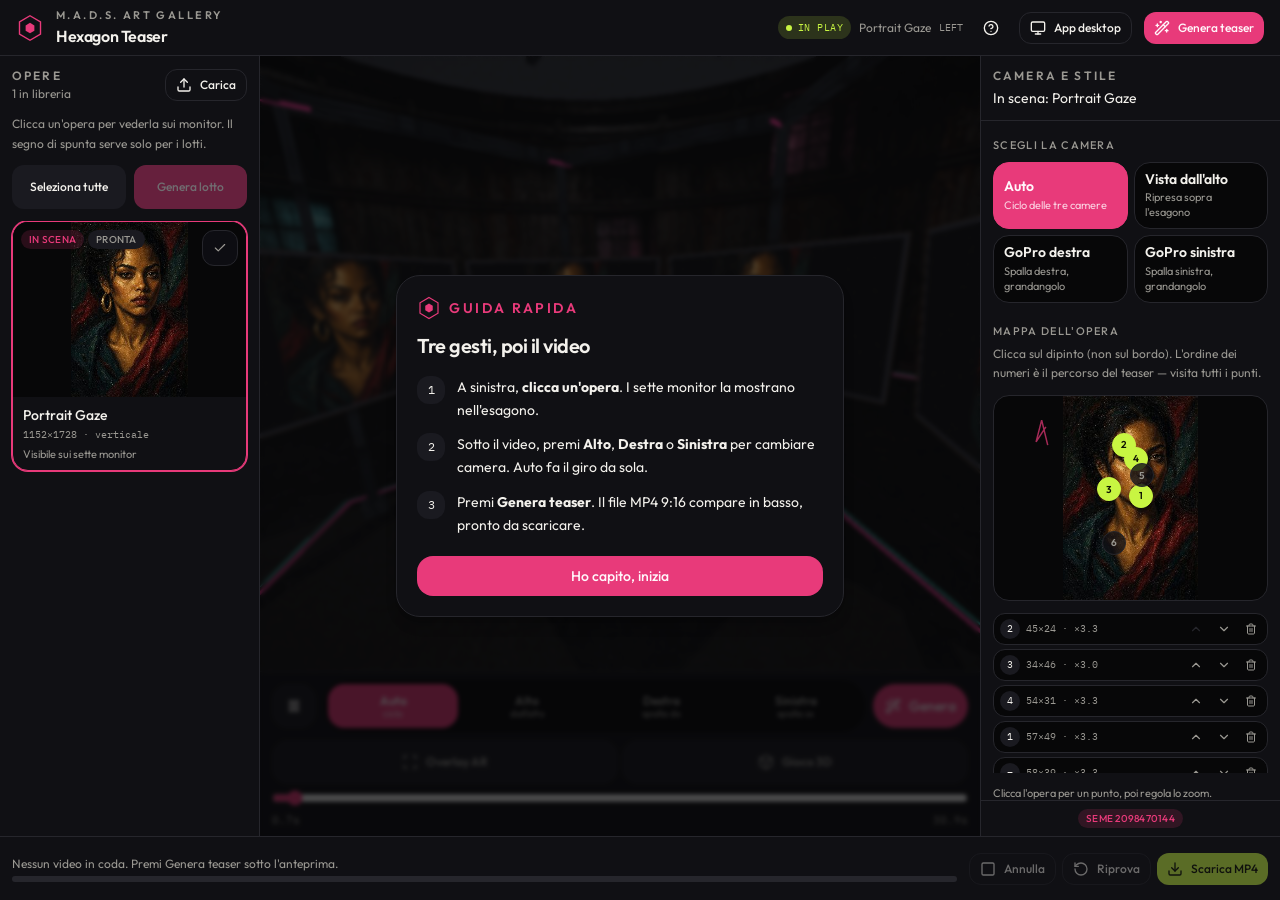
<file: index.html>
<!doctype html>
<html lang="it">
  <head>
    <meta charset="utf-8" />
    <meta name="viewport" content="width=device-width, initial-scale=1, viewport-fit=cover" />
    <title>M.A.D.S. Hexagon Teaser</title>
    <meta name="theme-color" content="#070708" />
    <meta name="mobile-web-app-capable" content="yes" />
    <meta name="apple-mobile-web-app-capable" content="yes" />
    <base href="./" />
    <script>
      (function () {
        var p = location.pathname;
        if (/\.[a-z0-9]+$/i.test(p)) p = p.replace(/\/[^/]+$/, "/");
        else if (p.slice(-1) !== "/") p += "/";
        window.__HEX_BASE__ =
          location.origin +
          p
            .split("/")
            .map(function (s) {
              return encodeURIComponent(s);
            })
            .join("/");
      })();
    </script>
    <link rel="icon" type="image/svg+xml" href="./favicon.svg" />
    <link rel="manifest" href="./manifest.webmanifest" />
    <link rel="preconnect" href="https://fonts.googleapis.com" />
    <link rel="preconnect" href="https://fonts.gstatic.com" crossorigin />
    <link
      rel="stylesheet"
      href="https://fonts.googleapis.com/css2?family=IBM+Plex+Mono:wght@400;500&family=Outfit:wght@200;300;400;500;600;700&display=swap"
    />
    <script type="module" crossorigin src="./assets/index-HSXacHo-.js"></script>
    <link rel="stylesheet" crossorigin href="./assets/index-C_RuzhWZ.css">
  </head>
  <body class="bg-background text-foreground">
    <div id="root"></div>
  </body>
</html>
</file>
<file: assets/index-C_RuzhWZ.css>
/*! tailwindcss v4.3.3 | MIT License | https://tailwindcss.com */
@layer properties{@supports (((-webkit-hyphens:none)) and (not (margin-trim:inline))) or ((-moz-orient:inline) and (not (color:rgb(from red r g b)))){*,:before,:after,::backdrop{--tw-translate-x:0;--tw-translate-y:0;--tw-translate-z:0;--tw-space-y-reverse:0;--tw-border-style:solid;--tw-leading:initial;--tw-font-weight:initial;--tw-tracking:initial;--tw-ordinal:initial;--tw-slashed-zero:initial;--tw-numeric-figure:initial;--tw-numeric-spacing:initial;--tw-numeric-fraction:initial;--tw-shadow:0 0 #0000;--tw-shadow-color:initial;--tw-shadow-alpha:100%;--tw-inset-shadow:0 0 #0000;--tw-inset-shadow-color:initial;--tw-inset-shadow-alpha:100%;--tw-ring-color:initial;--tw-ring-shadow:0 0 #0000;--tw-inset-ring-color:initial;--tw-inset-ring-shadow:0 0 #0000;--tw-ring-inset:initial;--tw-ring-offset-width:0px;--tw-ring-offset-color:#fff;--tw-ring-offset-shadow:0 0 #0000;--tw-outline-style:solid;--tw-blur:initial;--tw-brightness:initial;--tw-contrast:initial;--tw-grayscale:initial;--tw-hue-rotate:initial;--tw-invert:initial;--tw-opacity:initial;--tw-saturate:initial;--tw-sepia:initial;--tw-drop-shadow:initial;--tw-drop-shadow-color:initial;--tw-drop-shadow-alpha:100%;--tw-drop-shadow-size:initial;--tw-backdrop-blur:initial;--tw-backdrop-brightness:initial;--tw-backdrop-contrast:initial;--tw-backdrop-grayscale:initial;--tw-backdrop-hue-rotate:initial;--tw-backdrop-invert:initial;--tw-backdrop-opacity:initial;--tw-backdrop-saturate:initial;--tw-backdrop-sepia:initial;--tw-duration:initial;--tw-ease:initial;--tw-animation-delay:0s;--tw-animation-direction:normal;--tw-animation-duration:initial;--tw-animation-fill-mode:none;--tw-animation-iteration-count:1;--tw-enter-blur:0;--tw-enter-opacity:1;--tw-enter-rotate:0;--tw-enter-scale:1;--tw-enter-translate-x:0;--tw-enter-translate-y:0;--tw-exit-blur:0;--tw-exit-opacity:1;--tw-exit-rotate:0;--tw-exit-scale:1;--tw-exit-translate-x:0;--tw-exit-translate-y:0}}}@layer theme{:root,:host{--font-sans:"Outfit", ui-sans-serif, system-ui, sans-serif;--font-mono:"IBM Plex Mono", ui-monospace, "SF Mono", Menlo, monospace;--color-red-500:oklch(63.7% .237 25.331);--color-zinc-50:oklch(98.5% 0 none);--color-zinc-400:oklch(70.5% .015 286.067);--color-zinc-500:oklch(55.2% .016 285.938);--color-zinc-900:oklch(21% .006 285.885);--color-zinc-950:oklch(14.1% .005 285.823);--color-neutral-100:oklch(97% 0 none);--color-neutral-300:oklch(87% 0 none);--color-neutral-700:oklch(37.1% 0 none);--color-neutral-900:oklch(20.5% 0 none);--color-black:#000;--color-white:#fff;--spacing:.25rem;--container-xs:20rem;--container-sm:24rem;--container-md:28rem;--text-xs:.75rem;--text-xs--line-height:calc(1 / .75);--text-sm:.875rem;--text-sm--line-height:calc(1.25 / .875);--text-base:1rem;--text-base--line-height:calc(1.5 / 1);--text-lg:1.125rem;--text-lg--line-height:calc(1.75 / 1.125);--text-xl:1.25rem;--text-xl--line-height:calc(1.75 / 1.25);--font-weight-medium:500;--font-weight-semibold:600;--tracking-tight:-.025em;--tracking-normal:0em;--tracking-wide:.025em;--tracking-wider:.05em;--leading-tight:1.25;--leading-snug:1.375;--leading-relaxed:1.625;--radius-sm:8px;--radius-md:12px;--radius-lg:16px;--radius-xl:24px;--radius-2xl:1rem;--ease-out:cubic-bezier(0, 0, .2, 1);--blur-sm:8px;--blur-md:12px;--default-transition-duration:.15s;--default-transition-timing-function:cubic-bezier(.4, 0, .2, 1);--default-font-family:var(--font-sans);--default-mono-font-family:var(--font-mono);--font-display:"Outfit", ui-sans-serif, system-ui, sans-serif;--color-background:#070708;--color-foreground:#f3f1ec;--color-card:#101014;--color-primary:#e83a7a;--color-primary-foreground:#fff7fb;--color-secondary:#1a1a20;--color-secondary-foreground:#f3f1ec;--color-muted:#18181d;--color-muted-foreground:#9a9892;--color-accent:#c8f542;--color-accent-foreground:#101404;--color-destructive:#e24b4b;--color-destructive-foreground:#fff;--color-border:#26262c;--color-ring:#e83a7a}}@layer base{*,:after,:before,::backdrop{box-sizing:border-box;border:0 solid;margin:0;padding:0}::file-selector-button{box-sizing:border-box;border:0 solid;margin:0;padding:0}html,:host{-webkit-text-size-adjust:100%;tab-size:4;line-height:1.5;font-family:var(--default-font-family,-apple-system, BlinkMacSystemFont, "Segoe UI", Roboto, "Helvetica Neue", "Noto Sans", Arial, sans-serif, "Apple Color Emoji", "Segoe UI Emoji", "Segoe UI Symbol", "Noto Color Emoji");font-feature-settings:var(--default-font-feature-settings,normal);font-variation-settings:var(--default-font-variation-settings,normal);-webkit-tap-highlight-color:transparent}hr{height:0;color:inherit;border-top-width:1px}abbr:where([title]){-webkit-text-decoration:underline dotted;text-decoration:underline dotted}h1,h2,h3,h4,h5,h6{font-size:inherit;font-weight:inherit}a{color:inherit;-webkit-text-decoration:inherit;-webkit-text-decoration:inherit;-webkit-text-decoration:inherit;-webkit-text-decoration:inherit;text-decoration:inherit}b,strong{font-weight:bolder}code,kbd,samp,pre{font-family:var(--default-mono-font-family,ui-monospace, SFMono-Regular, Menlo, Monaco, Consolas, "Liberation Mono", "Courier New", monospace);font-feature-settings:var(--default-mono-font-feature-settings,normal);font-variation-settings:var(--default-mono-font-variation-settings,normal);font-size:1em}small{font-size:80%}sub,sup{vertical-align:baseline;font-size:75%;line-height:0;position:relative}sub{bottom:-.25em}sup{top:-.5em}table{text-indent:0;border-color:inherit;border-collapse:collapse}:-moz-focusring:where(:not(iframe)){outline:auto}progress{vertical-align:baseline}summary{display:list-item}ol,ul,menu{list-style:none}img,svg,video,canvas,audio,iframe,embed,object{vertical-align:middle;display:block}img,video{max-width:100%;height:auto}button,input,select,optgroup,textarea{font:inherit;font-feature-settings:inherit;font-variation-settings:inherit;letter-spacing:inherit;color:inherit;opacity:1;background-color:#0000;border-radius:0}::file-selector-button{font:inherit;font-feature-settings:inherit;font-variation-settings:inherit;letter-spacing:inherit;color:inherit;opacity:1;background-color:#0000;border-radius:0}:where(select:is([multiple],[size])) optgroup{font-weight:bolder}:where(select:is([multiple],[size])) optgroup option{padding-inline-start:20px}::file-selector-button{margin-inline-end:4px}::placeholder{opacity:1}@supports (not ((-webkit-appearance:-apple-pay-button))) or (contain-intrinsic-size:1px){::placeholder{color:currentColor}@supports (color:color-mix(in lab, red, red)){::placeholder{color:color-mix(in oklab, currentcolor 50%, transparent)}}}textarea{resize:vertical}::-webkit-search-decoration{-webkit-appearance:none}::-webkit-date-and-time-value{min-height:1lh;text-align:inherit}::-webkit-datetime-edit{display:inline-flex}::-webkit-datetime-edit-fields-wrapper{padding:0}::-webkit-datetime-edit{padding-block:0}::-webkit-datetime-edit-year-field{padding-block:0}::-webkit-datetime-edit-month-field{padding-block:0}::-webkit-datetime-edit-day-field{padding-block:0}::-webkit-datetime-edit-hour-field{padding-block:0}::-webkit-datetime-edit-minute-field{padding-block:0}::-webkit-datetime-edit-second-field{padding-block:0}::-webkit-datetime-edit-millisecond-field{padding-block:0}::-webkit-datetime-edit-meridiem-field{padding-block:0}::-webkit-calendar-picker-indicator{line-height:1}:-moz-ui-invalid{box-shadow:none}button,input:where([type=button],[type=reset],[type=submit]){appearance:button}::file-selector-button{appearance:button}::-webkit-inner-spin-button{height:auto}::-webkit-outer-spin-button{height:auto}[hidden]:where(:not([hidden=until-found])){display:none!important}button:not(:disabled),[role=button]:not(:disabled){cursor:pointer}html{-webkit-font-smoothing:antialiased;-moz-osx-font-smoothing:grayscale;background:var(--color-background);color:var(--color-foreground)}body{background:var(--color-background);min-height:100dvh;color:var(--color-foreground);font-family:var(--font-sans)}h1,h2,h3{font-family:var(--font-display);text-wrap:balance}*{border-color:var(--color-border)}::selection{background:#e83a7a66}@supports (color:color-mix(in lab, red, red)){::selection{background:color-mix(in oklab, var(--color-primary) 40%, transparent)}}}@layer components;@layer utilities{.pointer-events-auto{pointer-events:auto}.pointer-events-none{pointer-events:none}.visible{visibility:visible}.absolute{position:absolute}.fixed{position:fixed}.relative{position:relative}.static{position:static}.inset-0{inset:0}.inset-x-0{inset-inline:0}.top-2{top:calc(var(--spacing) * 2)}.top-2\.5{top:calc(var(--spacing) * 2.5)}.top-3{top:calc(var(--spacing) * 3)}.right-2{right:calc(var(--spacing) * 2)}.right-2\.5{right:calc(var(--spacing) * 2.5)}.right-3{right:calc(var(--spacing) * 3)}.bottom-2{bottom:calc(var(--spacing) * 2)}.bottom-2\.5{bottom:calc(var(--spacing) * 2.5)}.bottom-3{bottom:calc(var(--spacing) * 3)}.left-2{left:calc(var(--spacing) * 2)}.left-2\.5{left:calc(var(--spacing) * 2.5)}.left-3{left:calc(var(--spacing) * 3)}.z-10{z-index:10}.z-20{z-index:20}.z-30{z-index:30}.z-50{z-index:50}.z-\[5\]{z-index:5}.mx-auto{margin-inline:auto}.mt-0\.5{margin-top:calc(var(--spacing) * .5)}.mt-1{margin-top:var(--spacing)}.mt-2{margin-top:calc(var(--spacing) * 2)}.mt-3{margin-top:calc(var(--spacing) * 3)}.mt-4{margin-top:calc(var(--spacing) * 4)}.mt-5{margin-top:calc(var(--spacing) * 5)}.mb-1{margin-bottom:var(--spacing)}.mb-1\.5{margin-bottom:calc(var(--spacing) * 1.5)}.mb-2{margin-bottom:calc(var(--spacing) * 2)}.mb-3{margin-bottom:calc(var(--spacing) * 3)}.block{display:block}.flex{display:flex}.grid{display:grid}.hidden{display:none}.inline{display:inline}.inline-flex{display:inline-flex}.table{display:table}.aspect-\[4\/3\]{aspect-ratio:4/3}.size-0{width:0;height:0}.size-1\.5{width:calc(var(--spacing) * 1.5);height:calc(var(--spacing) * 1.5)}.size-3{width:calc(var(--spacing) * 3);height:calc(var(--spacing) * 3)}.size-3\.5{width:calc(var(--spacing) * 3.5);height:calc(var(--spacing) * 3.5)}.size-4{width:calc(var(--spacing) * 4);height:calc(var(--spacing) * 4)}.size-5{width:calc(var(--spacing) * 5);height:calc(var(--spacing) * 5)}.size-6{width:calc(var(--spacing) * 6);height:calc(var(--spacing) * 6)}.size-7{width:calc(var(--spacing) * 7);height:calc(var(--spacing) * 7)}.size-8{width:calc(var(--spacing) * 8);height:calc(var(--spacing) * 8)}.size-9{width:calc(var(--spacing) * 9);height:calc(var(--spacing) * 9)}.size-10{width:calc(var(--spacing) * 10);height:calc(var(--spacing) * 10)}.size-11{width:calc(var(--spacing) * 11);height:calc(var(--spacing) * 11)}.h-1{height:var(--spacing)}.h-1\.5{height:calc(var(--spacing) * 1.5)}.h-2{height:calc(var(--spacing) * 2)}.h-5{height:calc(var(--spacing) * 5)}.h-8{height:calc(var(--spacing) * 8)}.h-10{height:calc(var(--spacing) * 10)}.h-11{height:calc(var(--spacing) * 11)}.h-14{height:calc(var(--spacing) * 14)}.h-20{height:calc(var(--spacing) * 20)}.h-dvh{height:100dvh}.h-full{height:100%}.max-h-40{max-height:calc(var(--spacing) * 40)}.max-h-64{max-height:calc(var(--spacing) * 64)}.min-h-0{min-height:0}.min-h-11{min-height:calc(var(--spacing) * 11)}.min-h-12{min-height:calc(var(--spacing) * 12)}.min-h-14{min-height:calc(var(--spacing) * 14)}.min-h-16{min-height:calc(var(--spacing) * 16)}.min-h-\[240px\]{min-height:240px}.min-h-screen{min-height:100vh}.w-5{width:calc(var(--spacing) * 5)}.w-8{width:calc(var(--spacing) * 8)}.w-\[45px\]{width:45px}.w-full{width:100%}.max-w-\[50\%\]{max-width:50%}.max-w-\[140px\]{max-width:140px}.max-w-md{max-width:var(--container-md)}.max-w-sm{max-width:var(--container-sm)}.max-w-xs{max-width:var(--container-xs)}.min-w-0{min-width:0}.flex-1{flex:1}.shrink-0{flex-shrink:0}.grow{flex-grow:1}.-translate-x-1\/2{--tw-translate-x:calc(calc(1 / 2 * 100%) * -1);translate:var(--tw-translate-x) var(--tw-translate-y)}.-translate-y-1\/2{--tw-translate-y:calc(calc(1 / 2 * 100%) * -1);translate:var(--tw-translate-x) var(--tw-translate-y)}.rotate-180{rotate:180deg}.zoom-1{zoom:1%}.cursor-crosshair{cursor:crosshair}.cursor-pointer{cursor:pointer}.touch-none{touch-action:none}.grid-cols-1{grid-template-columns:repeat(1,minmax(0,1fr))}.grid-cols-2{grid-template-columns:repeat(2,minmax(0,1fr))}.grid-cols-3{grid-template-columns:repeat(3,minmax(0,1fr))}.grid-cols-4{grid-template-columns:repeat(4,minmax(0,1fr))}.flex-col{flex-direction:column}.place-items-center{place-items:center}.items-center{align-items:center}.items-end{align-items:flex-end}.items-start{align-items:flex-start}.justify-between{justify-content:space-between}.justify-center{justify-content:center}.gap-0\.5{gap:calc(var(--spacing) * .5)}.gap-1{gap:var(--spacing)}.gap-1\.5{gap:calc(var(--spacing) * 1.5)}.gap-2{gap:calc(var(--spacing) * 2)}.gap-3{gap:calc(var(--spacing) * 3)}:where(.space-y-1>:not(:last-child)){--tw-space-y-reverse:0;margin-block-start:calc(var(--spacing) * var(--tw-space-y-reverse));margin-block-end:calc(var(--spacing) * calc(1 - var(--tw-space-y-reverse)))}:where(.space-y-2>:not(:last-child)){--tw-space-y-reverse:0;margin-block-start:calc(calc(var(--spacing) * 2) * var(--tw-space-y-reverse));margin-block-end:calc(calc(var(--spacing) * 2) * calc(1 - var(--tw-space-y-reverse)))}:where(.space-y-3>:not(:last-child)){--tw-space-y-reverse:0;margin-block-start:calc(calc(var(--spacing) * 3) * var(--tw-space-y-reverse));margin-block-end:calc(calc(var(--spacing) * 3) * calc(1 - var(--tw-space-y-reverse)))}:where(.space-y-5>:not(:last-child)){--tw-space-y-reverse:0;margin-block-start:calc(calc(var(--spacing) * 5) * var(--tw-space-y-reverse));margin-block-end:calc(calc(var(--spacing) * 5) * calc(1 - var(--tw-space-y-reverse)))}.truncate{text-overflow:ellipsis;white-space:nowrap;overflow:hidden}.overflow-hidden{overflow:hidden}.overflow-y-auto{overflow-y:auto}.rounded-2xl{border-radius:var(--radius-2xl)}.rounded-full{border-radius:2147483647px}.rounded-lg{border-radius:var(--radius-lg)}.rounded-md{border-radius:var(--radius-md)}.rounded-sm{border-radius:var(--radius-sm)}.rounded-xl{border-radius:var(--radius-xl)}.border{border-style:var(--tw-border-style);border-width:1px}.border-t{border-top-style:var(--tw-border-style);border-top-width:1px}.border-t-2{border-top-style:var(--tw-border-style);border-top-width:2px}.border-r{border-right-style:var(--tw-border-style);border-right-width:1px}.border-r-2{border-right-style:var(--tw-border-style);border-right-width:2px}.border-b{border-bottom-style:var(--tw-border-style);border-bottom-width:1px}.border-b-2{border-bottom-style:var(--tw-border-style);border-bottom-width:2px}.border-l{border-left-style:var(--tw-border-style);border-left-width:1px}.border-l-2{border-left-style:var(--tw-border-style);border-left-width:2px}.border-dashed{--tw-border-style:dashed;border-style:dashed}.border-accent{border-color:var(--color-accent)}.border-border{border-color:var(--color-border)}.border-neutral-300{border-color:var(--color-neutral-300)}.border-primary{border-color:var(--color-primary)}.bg-\[\#1c1a18\]{background-color:#1c1a18}.bg-accent{background-color:var(--color-accent)}.bg-accent\/15{background-color:#c8f54226}@supports (color:color-mix(in lab, red, red)){.bg-accent\/15{background-color:color-mix(in oklab, var(--color-accent) 15%, transparent)}}.bg-background{background-color:var(--color-background)}.bg-background\/70{background-color:#070708b3}@supports (color:color-mix(in lab, red, red)){.bg-background\/70{background-color:color-mix(in oklab, var(--color-background) 70%, transparent)}}.bg-background\/85{background-color:#070708d9}@supports (color:color-mix(in lab, red, red)){.bg-background\/85{background-color:color-mix(in oklab, var(--color-background) 85%, transparent)}}.bg-black{background-color:var(--color-black)}.bg-black\/10{background-color:#0000001a}@supports (color:color-mix(in lab, red, red)){.bg-black\/10{background-color:color-mix(in oklab, var(--color-black) 10%, transparent)}}.bg-black\/60{background-color:#0009}@supports (color:color-mix(in lab, red, red)){.bg-black\/60{background-color:color-mix(in oklab, var(--color-black) 60%, transparent)}}.bg-border{background-color:var(--color-border)}.bg-card{background-color:var(--color-card)}.bg-card\/80{background-color:#101014cc}@supports (color:color-mix(in lab, red, red)){.bg-card\/80{background-color:color-mix(in oklab, var(--color-card) 80%, transparent)}}.bg-card\/95{background-color:#101014f2}@supports (color:color-mix(in lab, red, red)){.bg-card\/95{background-color:color-mix(in oklab, var(--color-card) 95%, transparent)}}.bg-destructive{background-color:var(--color-destructive)}.bg-destructive\/15{background-color:#e24b4b26}@supports (color:color-mix(in lab, red, red)){.bg-destructive\/15{background-color:color-mix(in oklab, var(--color-destructive) 15%, transparent)}}.bg-foreground{background-color:var(--color-foreground)}.bg-muted{background-color:var(--color-muted)}.bg-muted-foreground{background-color:var(--color-muted-foreground)}.bg-primary{background-color:var(--color-primary)}.bg-primary\/10{background-color:#e83a7a1a}@supports (color:color-mix(in lab, red, red)){.bg-primary\/10{background-color:color-mix(in oklab, var(--color-primary) 10%, transparent)}}.bg-primary\/15{background-color:#e83a7a26}@supports (color:color-mix(in lab, red, red)){.bg-primary\/15{background-color:color-mix(in oklab, var(--color-primary) 15%, transparent)}}.bg-secondary{background-color:var(--color-secondary)}.bg-transparent{background-color:#0000}.bg-zinc-50{background-color:var(--color-zinc-50)}.object-contain{object-fit:contain}.object-cover{object-fit:cover}.p-1{padding:var(--spacing)}.p-3{padding:calc(var(--spacing) * 3)}.p-4{padding:calc(var(--spacing) * 4)}.p-5{padding:calc(var(--spacing) * 5)}.px-1{padding-inline:var(--spacing)}.px-1\.5{padding-inline:calc(var(--spacing) * 1.5)}.px-2{padding-inline:calc(var(--spacing) * 2)}.px-2\.5{padding-inline:calc(var(--spacing) * 2.5)}.px-3{padding-inline:calc(var(--spacing) * 3)}.px-3\.5{padding-inline:calc(var(--spacing) * 3.5)}.px-4{padding-inline:calc(var(--spacing) * 4)}.px-6{padding-inline:calc(var(--spacing) * 6)}.py-0\.5{padding-block:calc(var(--spacing) * .5)}.py-1{padding-block:var(--spacing)}.py-1\.5{padding-block:calc(var(--spacing) * 1.5)}.py-2{padding-block:calc(var(--spacing) * 2)}.py-3{padding-block:calc(var(--spacing) * 3)}.py-4{padding-block:calc(var(--spacing) * 4)}.py-10{padding-block:calc(var(--spacing) * 10)}.pb-2{padding-bottom:calc(var(--spacing) * 2)}.pb-3{padding-bottom:calc(var(--spacing) * 3)}.pb-4{padding-bottom:calc(var(--spacing) * 4)}.text-center{text-align:center}.text-left{text-align:left}.text-right{text-align:right}.font-display{font-family:var(--font-display)}.font-mono{font-family:var(--font-mono)}.text-base{font-size:var(--text-base);line-height:var(--tw-leading,var(--text-base--line-height))}.text-lg{font-size:var(--text-lg);line-height:var(--tw-leading,var(--text-lg--line-height))}.text-sm{font-size:var(--text-sm);line-height:var(--tw-leading,var(--text-sm--line-height))}.text-xl{font-size:var(--text-xl);line-height:var(--tw-leading,var(--text-xl--line-height))}.text-xs{font-size:var(--text-xs);line-height:var(--tw-leading,var(--text-xs--line-height))}.text-\[9px\]{font-size:9px}.text-\[10px\]{font-size:10px}.text-\[11px\]{font-size:11px}.leading-none{--tw-leading:1;line-height:1}.leading-relaxed{--tw-leading:var(--leading-relaxed);line-height:var(--leading-relaxed)}.leading-snug{--tw-leading:var(--leading-snug);line-height:var(--leading-snug)}.leading-tight{--tw-leading:var(--leading-tight);line-height:var(--leading-tight)}.font-medium{--tw-font-weight:var(--font-weight-medium);font-weight:var(--font-weight-medium)}.font-semibold{--tw-font-weight:var(--font-weight-semibold);font-weight:var(--font-weight-semibold)}.tracking-\[0\.2em\]{--tw-tracking:.2em;letter-spacing:.2em}.tracking-\[0\.12em\]{--tw-tracking:.12em;letter-spacing:.12em}.tracking-\[0\.18em\]{--tw-tracking:.18em;letter-spacing:.18em}.tracking-\[0\.22em\]{--tw-tracking:.22em;letter-spacing:.22em}.tracking-normal{--tw-tracking:var(--tracking-normal);letter-spacing:var(--tracking-normal)}.tracking-tight{--tw-tracking:var(--tracking-tight);letter-spacing:var(--tracking-tight)}.tracking-wide{--tw-tracking:var(--tracking-wide);letter-spacing:var(--tracking-wide)}.tracking-wider{--tw-tracking:var(--tracking-wider);letter-spacing:var(--tracking-wider)}.break-words{overflow-wrap:break-word}.whitespace-nowrap{white-space:nowrap}.text-accent{color:var(--color-accent)}.text-accent-foreground{color:var(--color-accent-foreground)}.text-border{color:var(--color-border)}.text-destructive{color:var(--color-destructive)}.text-destructive-foreground{color:var(--color-destructive-foreground)}.text-foreground{color:var(--color-foreground)}.text-foreground\/80{color:#f3f1eccc}@supports (color:color-mix(in lab, red, red)){.text-foreground\/80{color:color-mix(in oklab, var(--color-foreground) 80%, transparent)}}.text-muted-foreground{color:var(--color-muted-foreground)}.text-primary{color:var(--color-primary)}.text-primary-foreground{color:var(--color-primary-foreground)}.text-primary-foreground\/80{color:#fff7fbcc}@supports (color:color-mix(in lab, red, red)){.text-primary-foreground\/80{color:color-mix(in oklab, var(--color-primary-foreground) 80%, transparent)}}.text-red-500{color:var(--color-red-500)}.text-secondary-foreground{color:var(--color-secondary-foreground)}.text-zinc-500{color:var(--color-zinc-500)}.text-zinc-900{color:var(--color-zinc-900)}.uppercase{text-transform:uppercase}.tabular-nums{--tw-numeric-spacing:tabular-nums;font-variant-numeric:var(--tw-ordinal,) var(--tw-slashed-zero,) var(--tw-numeric-figure,) var(--tw-numeric-spacing,) var(--tw-numeric-fraction,)}.underline-offset-4{text-underline-offset:4px}.antialiased{-webkit-font-smoothing:antialiased;-moz-osx-font-smoothing:grayscale}.accent-primary{accent-color:var(--color-primary)}.opacity-0{opacity:0}.opacity-70{opacity:.7}.opacity-80{opacity:.8}.shadow-2xl{--tw-shadow:0 25px 50px -12px var(--tw-shadow-color,#00000040);box-shadow:var(--tw-inset-shadow), var(--tw-inset-ring-shadow), var(--tw-ring-offset-shadow), var(--tw-ring-shadow), var(--tw-shadow)}.shadow-\[0_0_8px_var\(--color-accent\)\]{--tw-shadow:0 0 8px var(--tw-shadow-color,var(--color-accent));box-shadow:var(--tw-inset-shadow), var(--tw-inset-ring-shadow), var(--tw-ring-offset-shadow), var(--tw-ring-shadow), var(--tw-shadow)}.shadow-lg{--tw-shadow:0 10px 15px -3px var(--tw-shadow-color,#0000001a), 0 4px 6px -4px var(--tw-shadow-color,#0000001a);box-shadow:var(--tw-inset-shadow), var(--tw-inset-ring-shadow), var(--tw-ring-offset-shadow), var(--tw-ring-shadow), var(--tw-shadow)}.shadow-sm{--tw-shadow:0 1px 3px 0 var(--tw-shadow-color,#0000001a), 0 1px 2px -1px var(--tw-shadow-color,#0000001a);box-shadow:var(--tw-inset-shadow), var(--tw-inset-ring-shadow), var(--tw-ring-offset-shadow), var(--tw-ring-shadow), var(--tw-shadow)}.ring,.ring-1{--tw-ring-shadow:var(--tw-ring-inset,) 0 0 0 calc(1px + var(--tw-ring-offset-width)) var(--tw-ring-color,currentcolor);box-shadow:var(--tw-inset-shadow), var(--tw-inset-ring-shadow), var(--tw-ring-offset-shadow), var(--tw-ring-shadow), var(--tw-shadow)}.ring-primary{--tw-ring-color:var(--color-primary)}.outline{outline-style:var(--tw-outline-style);outline-width:1px}.blur{--tw-blur:blur(8px);filter:var(--tw-blur,) var(--tw-brightness,) var(--tw-contrast,) var(--tw-grayscale,) var(--tw-hue-rotate,) var(--tw-invert,) var(--tw-saturate,) var(--tw-sepia,) var(--tw-drop-shadow,)}.backdrop-blur-\[2px\]{--tw-backdrop-blur:blur(2px);-webkit-backdrop-filter:var(--tw-backdrop-blur,) var(--tw-backdrop-brightness,) var(--tw-backdrop-contrast,) var(--tw-backdrop-grayscale,) var(--tw-backdrop-hue-rotate,) var(--tw-backdrop-invert,) var(--tw-backdrop-opacity,) var(--tw-backdrop-saturate,) var(--tw-backdrop-sepia,);backdrop-filter:var(--tw-backdrop-blur,) var(--tw-backdrop-brightness,) var(--tw-backdrop-contrast,) var(--tw-backdrop-grayscale,) var(--tw-backdrop-hue-rotate,) var(--tw-backdrop-invert,) var(--tw-backdrop-opacity,) var(--tw-backdrop-saturate,) var(--tw-backdrop-sepia,)}.backdrop-blur-md{--tw-backdrop-blur:blur(var(--blur-md));-webkit-backdrop-filter:var(--tw-backdrop-blur,) var(--tw-backdrop-brightness,) var(--tw-backdrop-contrast,) var(--tw-backdrop-grayscale,) var(--tw-backdrop-hue-rotate,) var(--tw-backdrop-invert,) var(--tw-backdrop-opacity,) var(--tw-backdrop-saturate,) var(--tw-backdrop-sepia,);backdrop-filter:var(--tw-backdrop-blur,) var(--tw-backdrop-brightness,) var(--tw-backdrop-contrast,) var(--tw-backdrop-grayscale,) var(--tw-backdrop-hue-rotate,) var(--tw-backdrop-invert,) var(--tw-backdrop-opacity,) var(--tw-backdrop-saturate,) var(--tw-backdrop-sepia,)}.backdrop-blur-sm{--tw-backdrop-blur:blur(var(--blur-sm));-webkit-backdrop-filter:var(--tw-backdrop-blur,) var(--tw-backdrop-brightness,) var(--tw-backdrop-contrast,) var(--tw-backdrop-grayscale,) var(--tw-backdrop-hue-rotate,) var(--tw-backdrop-invert,) var(--tw-backdrop-opacity,) var(--tw-backdrop-saturate,) var(--tw-backdrop-sepia,);backdrop-filter:var(--tw-backdrop-blur,) var(--tw-backdrop-brightness,) var(--tw-backdrop-contrast,) var(--tw-backdrop-grayscale,) var(--tw-backdrop-hue-rotate,) var(--tw-backdrop-invert,) var(--tw-backdrop-opacity,) var(--tw-backdrop-saturate,) var(--tw-backdrop-sepia,)}.transition{transition-property:color,background-color,border-color,outline-color,text-decoration-color,fill,stroke,--tw-gradient-from,--tw-gradient-via,--tw-gradient-to,opacity,box-shadow,transform,translate,scale,rotate,filter,-webkit-backdrop-filter,backdrop-filter,display,content-visibility,overlay,pointer-events;transition-timing-function:var(--tw-ease,var(--default-transition-timing-function));transition-duration:var(--tw-duration,var(--default-transition-duration))}.transition-\[opacity\,transform\,background-color\,color\]{transition-property:opacity,transform,background-color,color;transition-timing-function:var(--tw-ease,var(--default-transition-timing-function));transition-duration:var(--tw-duration,var(--default-transition-duration))}.transition-\[width\]{transition-property:width;transition-timing-function:var(--tw-ease,var(--default-transition-timing-function));transition-duration:var(--tw-duration,var(--default-transition-duration))}.transition-colors{transition-property:color,background-color,border-color,outline-color,text-decoration-color,fill,stroke,--tw-gradient-from,--tw-gradient-via,--tw-gradient-to;transition-timing-function:var(--tw-ease,var(--default-transition-timing-function));transition-duration:var(--tw-duration,var(--default-transition-duration))}.transition-transform{transition-property:transform,translate,scale,rotate;transition-timing-function:var(--tw-ease,var(--default-transition-timing-function));transition-duration:var(--tw-duration,var(--default-transition-duration))}.duration-150{--tw-duration:.15s;transition-duration:.15s}.duration-200{--tw-duration:.2s;transition-duration:.2s}.ease-out{--tw-ease:var(--ease-out);transition-timing-function:var(--ease-out)}.\!running{animation-play-state:running!important}.running{animation-play-state:running}@media (hover:hover){.group-hover\:flex:is(:where(.group):hover *){display:flex}.hover\:border-muted-foreground\/40:hover{border-color:#9a989266}@supports (color:color-mix(in lab, red, red)){.hover\:border-muted-foreground\/40:hover{border-color:color-mix(in oklab, var(--color-muted-foreground) 40%, transparent)}}.hover\:border-muted-foreground\/50:hover{border-color:#9a989280}@supports (color:color-mix(in lab, red, red)){.hover\:border-muted-foreground\/50:hover{border-color:color-mix(in oklab, var(--color-muted-foreground) 50%, transparent)}}.hover\:bg-muted:hover{background-color:var(--color-muted)}.hover\:bg-neutral-100:hover{background-color:var(--color-neutral-100)}.hover\:bg-secondary:hover{background-color:var(--color-secondary)}.hover\:text-destructive:hover{color:var(--color-destructive)}.hover\:text-foreground:hover{color:var(--color-foreground)}.hover\:underline:hover{text-decoration-line:underline}.hover\:opacity-90:hover{opacity:.9}}.focus-visible\:ring-2:focus-visible{--tw-ring-shadow:var(--tw-ring-inset,) 0 0 0 calc(2px + var(--tw-ring-offset-width)) var(--tw-ring-color,currentcolor);box-shadow:var(--tw-inset-shadow), var(--tw-inset-ring-shadow), var(--tw-ring-offset-shadow), var(--tw-ring-shadow), var(--tw-shadow)}.focus-visible\:ring-ring:focus-visible{--tw-ring-color:var(--color-ring)}.focus-visible\:ring-ring\/70:focus-visible{--tw-ring-color:#e83a7ab3}@supports (color:color-mix(in lab, red, red)){.focus-visible\:ring-ring\/70:focus-visible{--tw-ring-color:color-mix(in oklab, var(--color-ring) 70%, transparent)}}.focus-visible\:outline-none:focus-visible{--tw-outline-style:none;outline-style:none}.active\:scale-\[0\.98\]:active{scale:.98}.disabled\:pointer-events-none:disabled{pointer-events:none}.disabled\:cursor-wait:disabled{cursor:wait}.disabled\:no-underline:disabled{text-decoration-line:none}.disabled\:opacity-40:disabled{opacity:.4}@media (width>=40rem){.sm\:flex{display:flex}.sm\:hidden{display:none}.sm\:inline-flex{display:inline-flex}}@media (width>=48rem){.md\:inline{display:inline}.md\:items-center{align-items:center}.md\:px-3{padding-inline:calc(var(--spacing) * 3)}.md\:px-4{padding-inline:calc(var(--spacing) * 4)}.md\:text-base{font-size:var(--text-base);line-height:var(--tw-leading,var(--text-base--line-height))}}@media (width>=64rem){.lg\:block{display:block}.lg\:hidden{display:none}.lg\:inline{display:inline}.lg\:inline-flex{display:inline-flex}.lg\:grid-cols-\[240px_minmax\(0\,1fr\)_280px\]{grid-template-columns:240px minmax(0,1fr) 280px}}@media (width>=80rem){.xl\:block{display:block}.xl\:grid-cols-\[260px_minmax\(0\,1fr\)_300px\]{grid-template-columns:260px minmax(0,1fr) 300px}}@media (prefers-color-scheme:dark){.dark\:border-neutral-700{border-color:var(--color-neutral-700)}.dark\:bg-white\/20{background-color:#fff3}@supports (color:color-mix(in lab, red, red)){.dark\:bg-white\/20{background-color:color-mix(in oklab, var(--color-white) 20%, transparent)}}.dark\:bg-zinc-950{background-color:var(--color-zinc-950)}.dark\:text-zinc-50{color:var(--color-zinc-50)}.dark\:text-zinc-400{color:var(--color-zinc-400)}@media (hover:hover){.dark\:hover\:bg-neutral-900:hover{background-color:var(--color-neutral-900)}}}.\[\&_svg\]\:size-4 svg{width:calc(var(--spacing) * 4);height:calc(var(--spacing) * 4)}.\[\&_svg\]\:shrink-0 svg{flex-shrink:0}}@property --tw-animation-delay{syntax:"*";inherits:false;initial-value:0s}@property --tw-animation-direction{syntax:"*";inherits:false;initial-value:normal}@property --tw-animation-duration{syntax:"*";inherits:false}@property --tw-animation-fill-mode{syntax:"*";inherits:false;initial-value:none}@property --tw-animation-iteration-count{syntax:"*";inherits:false;initial-value:1}@property --tw-enter-blur{syntax:"*";inherits:false;initial-value:0}@property --tw-enter-opacity{syntax:"*";inherits:false;initial-value:1}@property --tw-enter-rotate{syntax:"*";inherits:false;initial-value:0}@property --tw-enter-scale{syntax:"*";inherits:false;initial-value:1}@property --tw-enter-translate-x{syntax:"*";inherits:false;initial-value:0}@property --tw-enter-translate-y{syntax:"*";inherits:false;initial-value:0}@property --tw-exit-blur{syntax:"*";inherits:false;initial-value:0}@property --tw-exit-opacity{syntax:"*";inherits:false;initial-value:1}@property --tw-exit-rotate{syntax:"*";inherits:false;initial-value:0}@property --tw-exit-scale{syntax:"*";inherits:false;initial-value:1}@property --tw-exit-translate-x{syntax:"*";inherits:false;initial-value:0}@property --tw-exit-translate-y{syntax:"*";inherits:false;initial-value:0}@media (prefers-reduced-motion:reduce){*,:before,:after{transition-duration:.01ms!important;animation-duration:.01ms!important;animation-iteration-count:1!important}}@property --tw-translate-x{syntax:"*";inherits:false;initial-value:0}@property --tw-translate-y{syntax:"*";inherits:false;initial-value:0}@property --tw-translate-z{syntax:"*";inherits:false;initial-value:0}@property --tw-space-y-reverse{syntax:"*";inherits:false;initial-value:0}@property --tw-border-style{syntax:"*";inherits:false;initial-value:solid}@property --tw-leading{syntax:"*";inherits:false}@property --tw-font-weight{syntax:"*";inherits:false}@property --tw-tracking{syntax:"*";inherits:false}@property --tw-ordinal{syntax:"*";inherits:false}@property --tw-slashed-zero{syntax:"*";inherits:false}@property --tw-numeric-figure{syntax:"*";inherits:false}@property --tw-numeric-spacing{syntax:"*";inherits:false}@property --tw-numeric-fraction{syntax:"*";inherits:false}@property --tw-shadow{syntax:"*";inherits:false;initial-value:0 0 #0000}@property --tw-shadow-color{syntax:"*";inherits:false}@property --tw-shadow-alpha{syntax:"<percentage>";inherits:false;initial-value:100%}@property --tw-inset-shadow{syntax:"*";inherits:false;initial-value:0 0 #0000}@property --tw-inset-shadow-color{syntax:"*";inherits:false}@property --tw-inset-shadow-alpha{syntax:"<percentage>";inherits:false;initial-value:100%}@property --tw-ring-color{syntax:"*";inherits:false}@property --tw-ring-shadow{syntax:"*";inherits:false;initial-value:0 0 #0000}@property --tw-inset-ring-color{syntax:"*";inherits:false}@property --tw-inset-ring-shadow{syntax:"*";inherits:false;initial-value:0 0 #0000}@property --tw-ring-inset{syntax:"*";inherits:false}@property --tw-ring-offset-width{syntax:"<length>";inherits:false;initial-value:0}@property --tw-ring-offset-color{syntax:"*";inherits:false;initial-value:#fff}@property --tw-ring-offset-shadow{syntax:"*";inherits:false;initial-value:0 0 #0000}@property --tw-outline-style{syntax:"*";inherits:false;initial-value:solid}@property --tw-blur{syntax:"*";inherits:false}@property --tw-brightness{syntax:"*";inherits:false}@property --tw-contrast{syntax:"*";inherits:false}@property --tw-grayscale{syntax:"*";inherits:false}@property --tw-hue-rotate{syntax:"*";inherits:false}@property --tw-invert{syntax:"*";inherits:false}@property --tw-opacity{syntax:"*";inherits:false}@property --tw-saturate{syntax:"*";inherits:false}@property --tw-sepia{syntax:"*";inherits:false}@property --tw-drop-shadow{syntax:"*";inherits:false}@property --tw-drop-shadow-color{syntax:"*";inherits:false}@property --tw-drop-shadow-alpha{syntax:"<percentage>";inherits:false;initial-value:100%}@property --tw-drop-shadow-size{syntax:"*";inherits:false}@property --tw-backdrop-blur{syntax:"*";inherits:false}@property --tw-backdrop-brightness{syntax:"*";inherits:false}@property --tw-backdrop-contrast{syntax:"*";inherits:false}@property --tw-backdrop-grayscale{syntax:"*";inherits:false}@property --tw-backdrop-hue-rotate{syntax:"*";inherits:false}@property --tw-backdrop-invert{syntax:"*";inherits:false}@property --tw-backdrop-opacity{syntax:"*";inherits:false}@property --tw-backdrop-saturate{syntax:"*";inherits:false}@property --tw-backdrop-sepia{syntax:"*";inherits:false}@property --tw-duration{syntax:"*";inherits:false}@property --tw-ease{syntax:"*";inherits:false}
</file>
